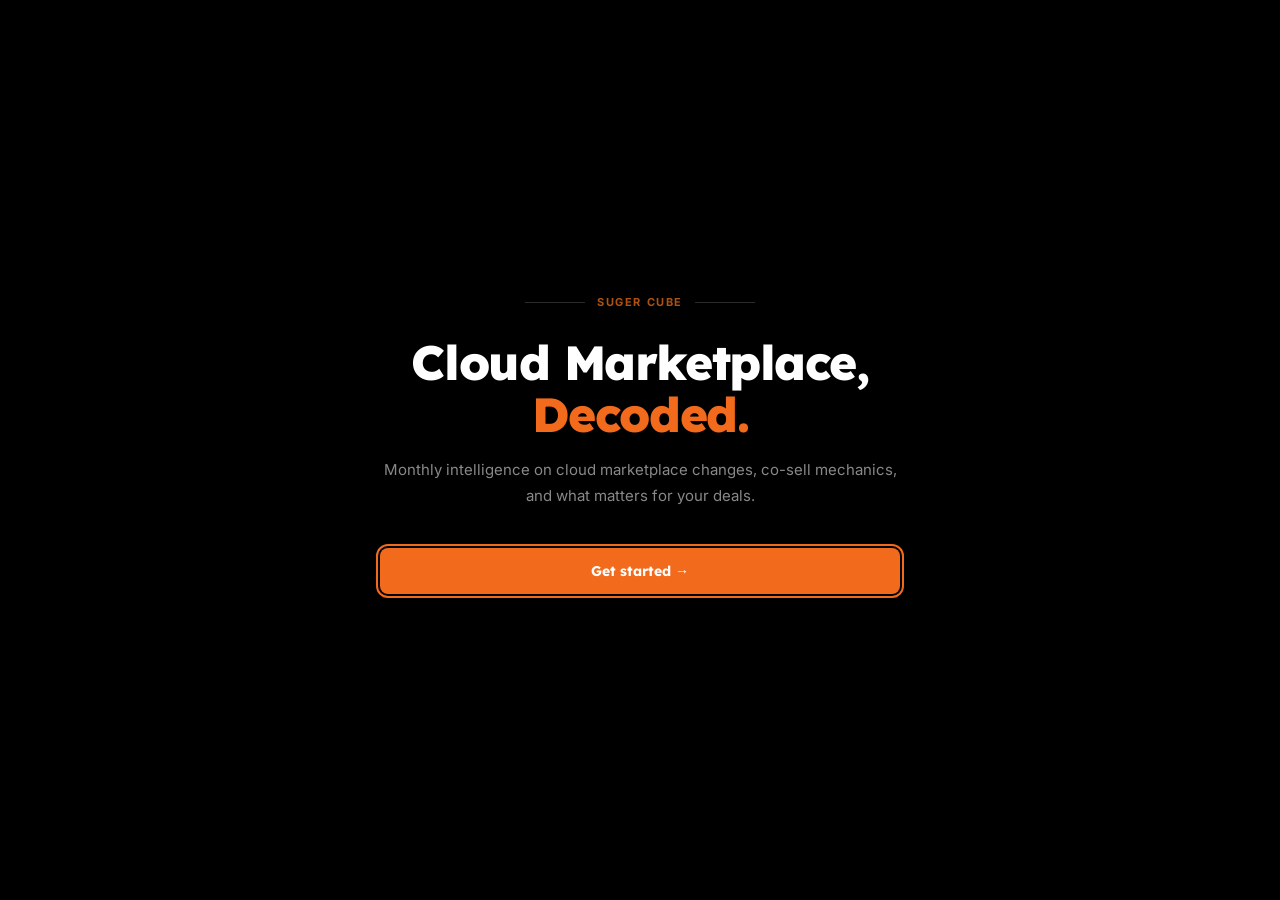
<file: index.html>
<!doctype html>
<html lang="en">
    <head>
        <meta charset="UTF-8" />
        <meta name="viewport" content="width=device-width, initial-scale=1.0" />
        <title>Suger Cube</title>
        <meta
            name="description"
            content="Cloud Marketplace Intelligence — monthly briefing on AWS, Azure, GCP, and Snowflake marketplace news for sales teams and enterprise buyers."
        />
        <meta name="theme-color" content="#000000" />
        <!-- Replace YOUR_DOMAIN_HERE before public launch; until then leave robots noindex via the meta below.
        <meta name="robots" content="noindex" />
        <link rel="canonical" href="https://YOUR_DOMAIN_HERE/" />
        <meta property="og:type" content="website" />
        <meta property="og:site_name" content="Suger Cube" />
        <meta property="og:title" content="Suger Cube — Cloud Marketplace Intelligence" />
        <meta property="og:description" content="Monthly briefing on cloud marketplace news, deep dives, and what it means for your deals." />
        <meta property="og:url" content="https://YOUR_DOMAIN_HERE/" />
        <meta property="og:image" content="https://YOUR_DOMAIN_HERE/og-image.png" />
        <meta name="twitter:card" content="summary_large_image" />
        <meta name="twitter:title" content="Suger Cube — Cloud Marketplace Intelligence" />
        <meta name="twitter:description" content="Monthly briefing on cloud marketplace news, deep dives, and what it means for your deals." />
        <meta name="twitter:image" content="https://YOUR_DOMAIN_HERE/og-image.png" />
        -->
        <link rel="stylesheet" href="styles.css" />
    </head>
    <body>
        <div id="app"></div>
        <script src="data/tags.js"></script>
        <script src="data/topics.js"></script>
        <script src="data/newsletters.js"></script>
        <script src="app/render.js"></script>
        <script src="main.js"></script>
    </body>
</html>
</file>
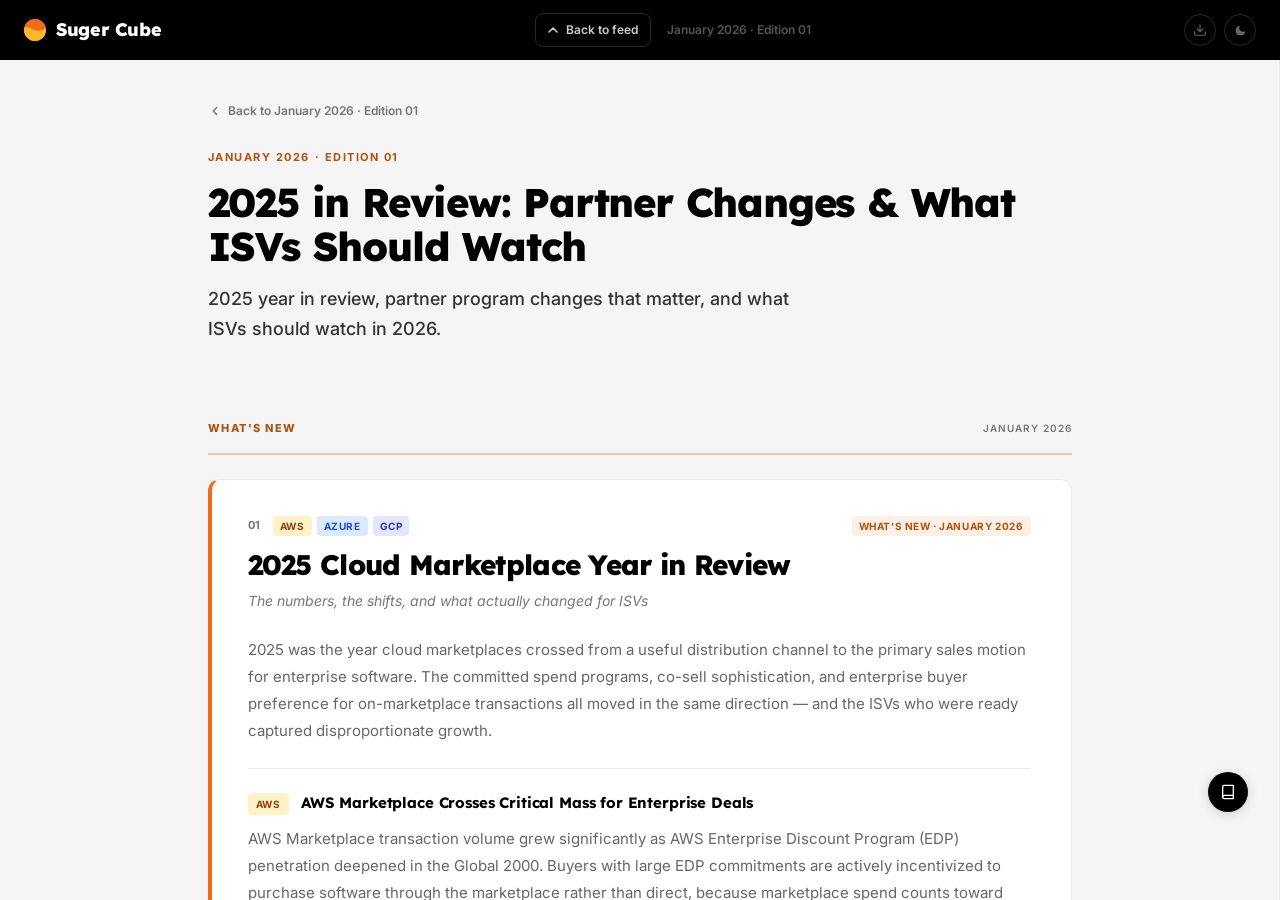
<file: editions/edition1-january-2026.html>
<!doctype html>
<html lang="en">
    <head>
        <meta charset="UTF-8" />
        <meta name="viewport" content="width=device-width, initial-scale=1.0" />
        <title>
            2025 in Review: Partner Changes & What ISVs Should Watch — Edition 1
            · January 2026 — Suger Cube
        </title>
        <meta name="robots" content="noindex" />
        <meta name="theme-color" content="#000000" />
        <link rel="stylesheet" href="../styles.css" />
    </head>
    <body>
        <div id="app"></div>
        <script>
            const EDITION_ID = "nl-005";
        </script>
        <script src="../data/tags.js"></script>
        <script src="../data/topics.js"></script>
        <script src="../data/newsletters.js"></script>
        <script src="../app/render.js"></script>
        <script src="../app/edition-page.js"></script>
    </body>
</html>
</file>
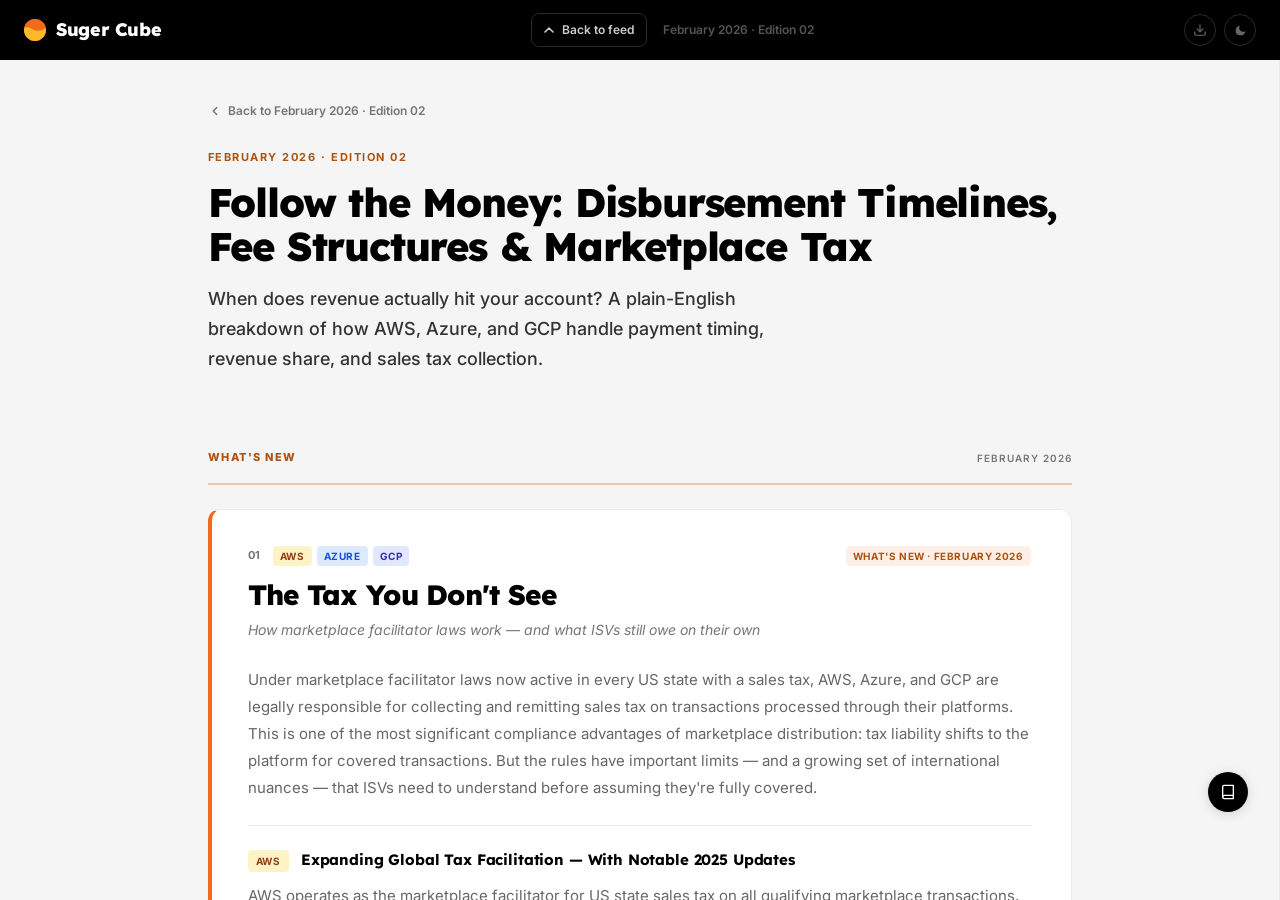
<file: editions/edition2-february-2026.html>
<!doctype html>
<html lang="en">
    <head>
        <meta charset="UTF-8" />
        <meta name="viewport" content="width=device-width, initial-scale=1.0" />
        <title>
            Disbursement Timelines, Fee Structures & Marketplace Tax — Edition 2
            · February 2026 — Suger Cube
        </title>
        <meta name="robots" content="noindex" />
        <meta name="theme-color" content="#000000" />
        <link rel="stylesheet" href="../styles.css" />
    </head>
    <body>
        <div id="app"></div>
        <script>
            const EDITION_ID = "nl-004";
        </script>
        <script src="../data/tags.js"></script>
        <script src="../data/topics.js"></script>
        <script src="../data/newsletters.js"></script>
        <script src="../app/render.js"></script>
        <script src="../app/edition-page.js"></script>
    </body>
</html>
</file>
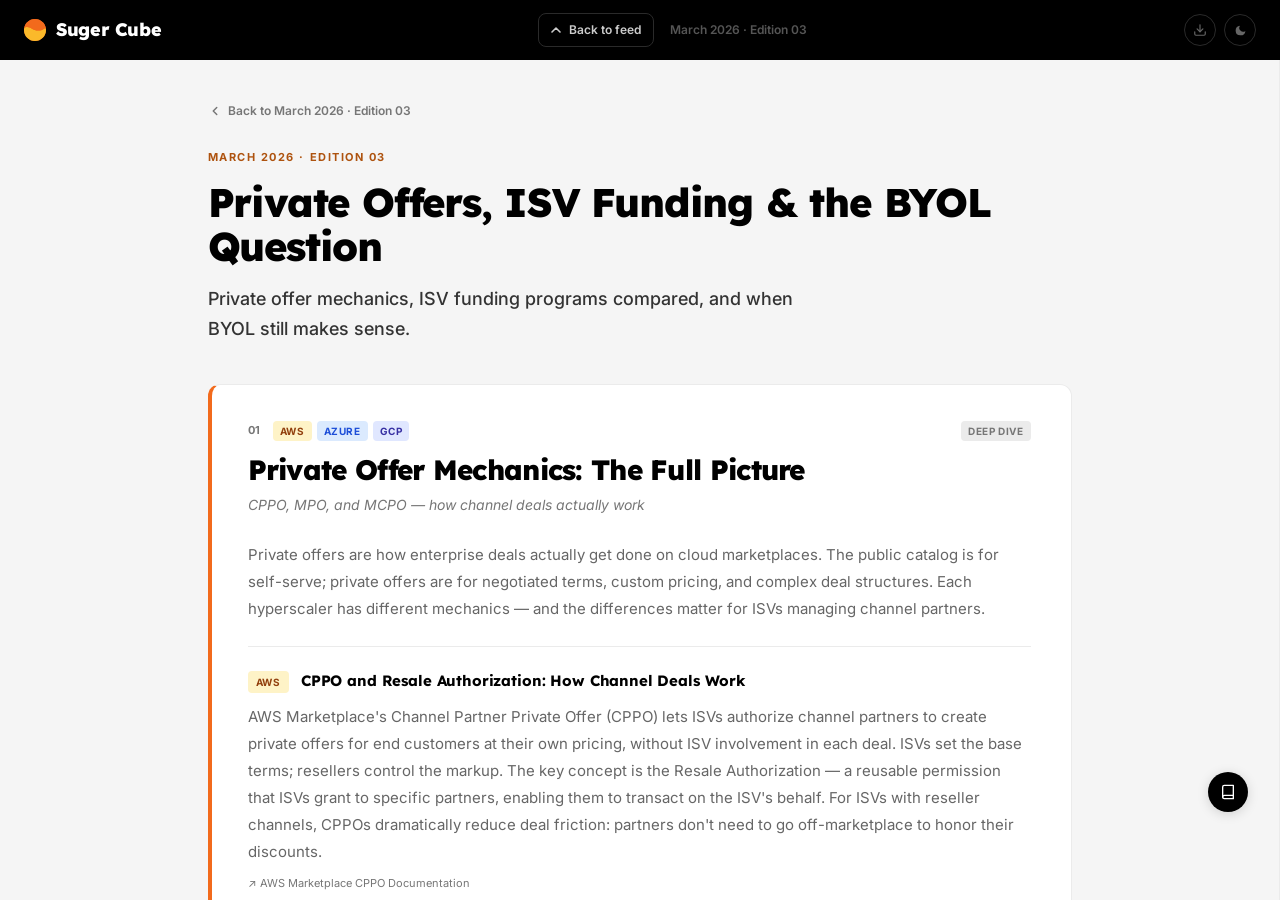
<file: editions/edition3-march-2026.html>
<!doctype html>
<html lang="en">
    <head>
        <meta charset="UTF-8" />
        <meta name="viewport" content="width=device-width, initial-scale=1.0" />
        <title>
            Private Offers, ISV Funding & the BYOL Question — Edition 3 · March
            2026 — Suger Cube
        </title>
        <meta name="robots" content="noindex" />
        <meta name="theme-color" content="#000000" />
        <link rel="stylesheet" href="../styles.css" />
    </head>
    <body>
        <div id="app"></div>
        <script>
            const EDITION_ID = "nl-003";
        </script>
        <script src="../data/tags.js"></script>
        <script src="../data/topics.js"></script>
        <script src="../data/newsletters.js"></script>
        <script src="../app/render.js"></script>
        <script src="../app/edition-page.js"></script>
    </body>
</html>
</file>
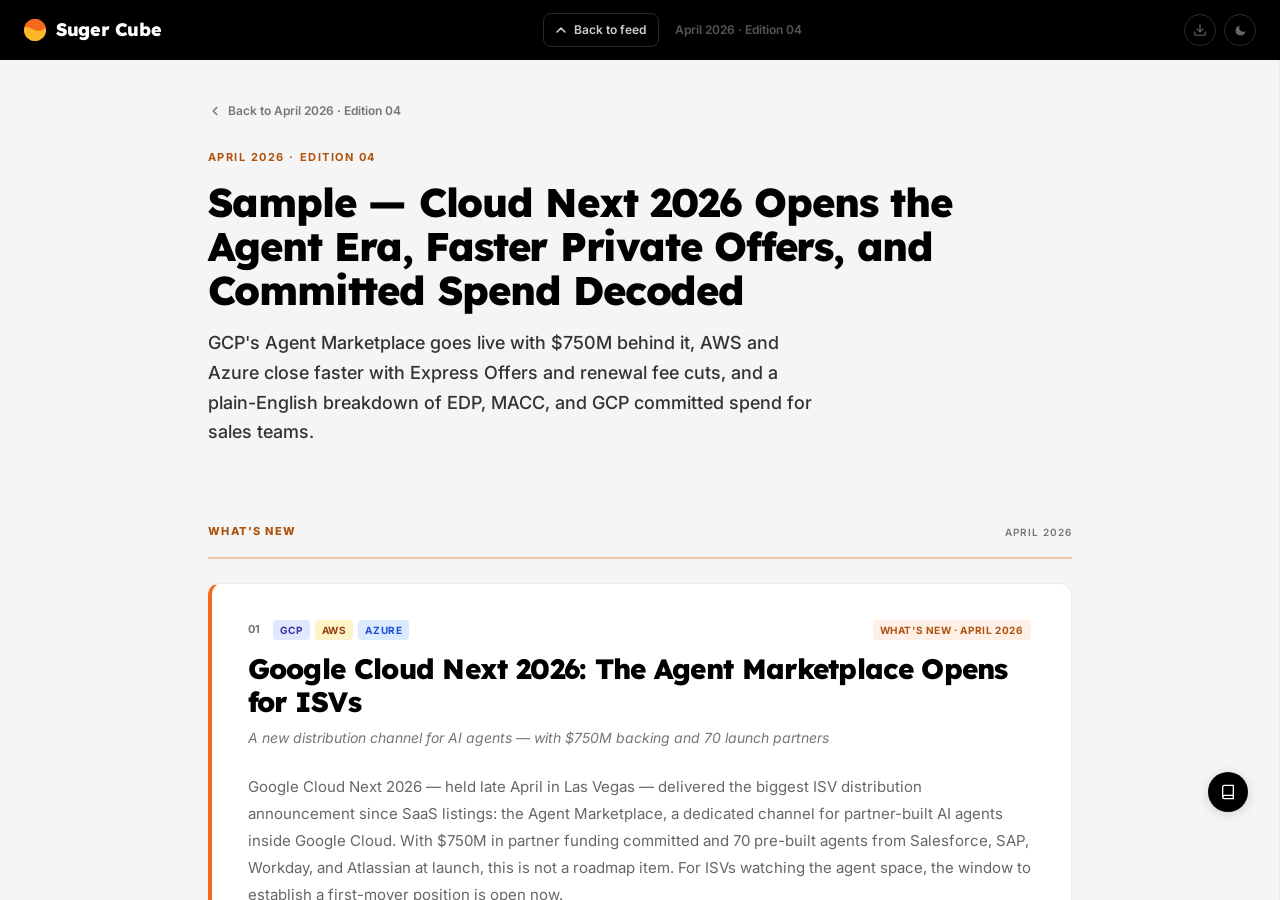
<file: editions/edition4-april-2026.html>
<!doctype html>
<html lang="en">
    <head>
        <meta charset="UTF-8" />
        <meta name="viewport" content="width=device-width, initial-scale=1.0" />
        <title>
            Cloud Next 2026, Agent Era, Express Offers — Edition 4 · April 2026
            — Suger Cube
        </title>
        <meta name="robots" content="noindex" />
        <meta name="theme-color" content="#000000" />
        <link rel="stylesheet" href="../styles.css" />
    </head>
    <body>
        <div id="app"></div>
        <script>
            const EDITION_ID = "nl-002";
        </script>
        <script src="../data/tags.js"></script>
        <script src="../data/topics.js"></script>
        <script src="../data/newsletters.js"></script>
        <script src="../app/render.js"></script>
        <script src="../app/edition-page.js"></script>
    </body>
</html>
</file>
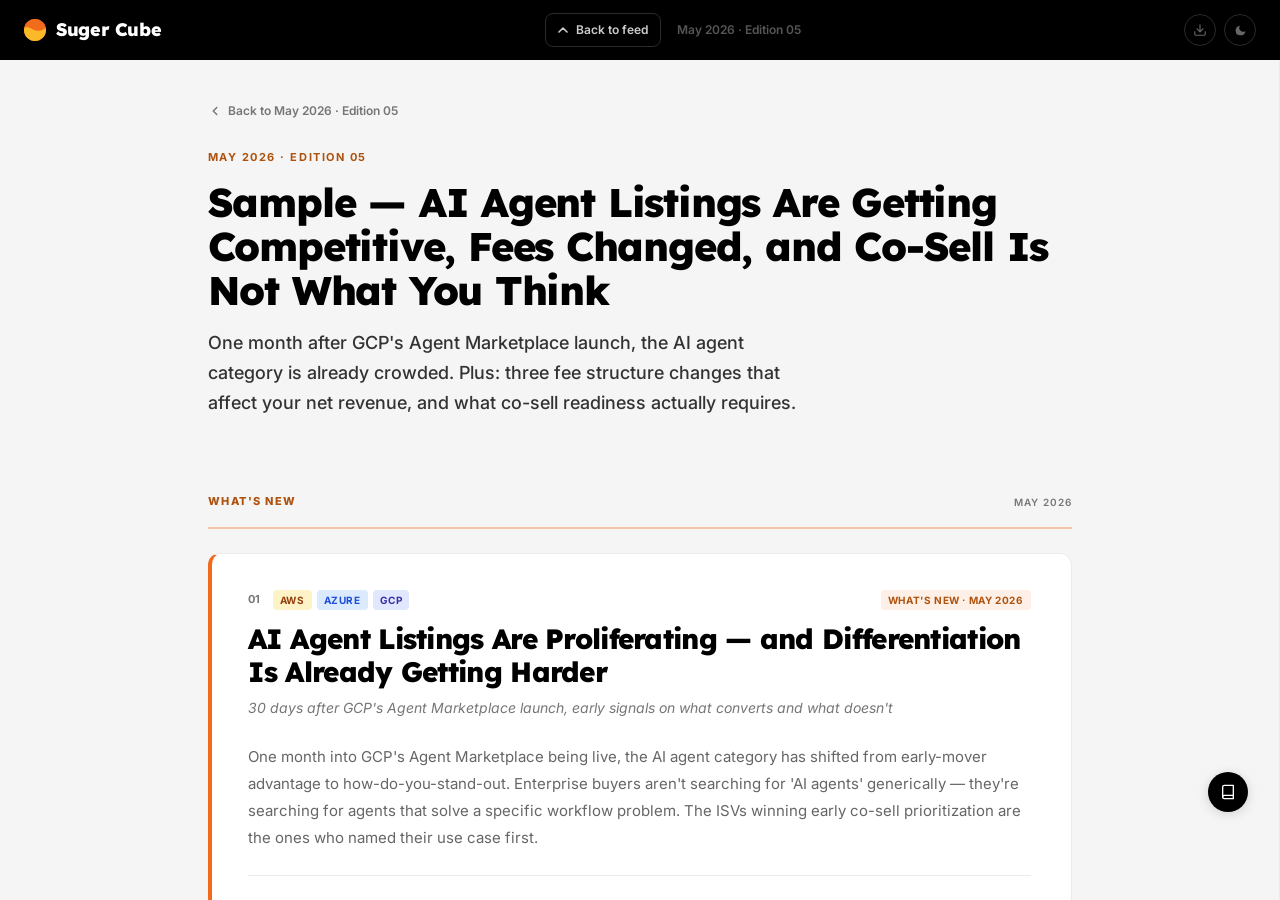
<file: editions/edition5-may-2026.html>
<!doctype html>
<html lang="en">
    <head>
        <meta charset="UTF-8" />
        <meta name="viewport" content="width=device-width, initial-scale=1.0" />
        <title>
            AI Agent Listings, Fee Changes & Co-Sell — Edition 5 · May 2026 —
            Suger Cube
        </title>
        <meta name="robots" content="noindex" />
        <meta name="theme-color" content="#000000" />
        <link rel="stylesheet" href="../styles.css" />
    </head>
    <body>
        <div id="app"></div>
        <script>
            const EDITION_ID = "nl-001";
        </script>
        <script src="../data/tags.js"></script>
        <script src="../data/topics.js"></script>
        <script src="../data/newsletters.js"></script>
        <script src="../app/render.js"></script>
        <script src="../app/edition-page.js"></script>
    </body>
</html>
</file>
<file: styles.css>
@import url("https://fonts.googleapis.com/css2?family=Inter:ital,wght@0,400;0,500;0,600;0,700;0,800;1,400&family=Lexend:wght@400;500;600;700;800&display=swap");

*,
*::before,
*::after {
    box-sizing: border-box;
    margin: 0;
    padding: 0;
}

/* Focus-visible: keyboard-only indicator (WCAG 2.4.11) */
:focus-visible {
    outline: 2px solid var(--orange-text);
    outline-offset: 2px;
    border-radius: 2px;
}

.masthead-action-btn:focus-visible,
.editions-trigger:focus-visible,
.pf-btn:focus-visible,
.export-option:focus-visible,
.glossary-btn:focus-visible,
.back-to-top:focus-visible,
.glossary-close:focus-visible,
.editions-panel-close:focus-visible,
.onb-persona:focus-visible,
.onb-btn:focus-visible {
    outline-color: var(--orange);
}

:root {
    --orange: #f26a1c;
    --orange-text: #ae530f;
    --orange-dim: rgba(242, 106, 28, 0.08);
    --orange-border: rgba(242, 106, 28, 0.2);
    --black: #000000;
    --white: #ffffff;
    --gray-50: #f5f5f5;
    --gray-100: #ebebeb;
    --gray-200: #d4d4d4;
    --gray-400: #767676;
    --gray-500: #666666;
    --gray-700: #333333;
    --gray-900: #111111;

    --masthead-h: 60px;
    --content-max: 960px;
}

/* ── Reduced motion (WCAG 2.3.3) ── */

@media (prefers-reduced-motion: reduce) {
    *,
    *::before,
    *::after {
        animation-duration: 0.01ms !important;
        animation-iteration-count: 1 !important;
        transition-duration: 0.01ms !important;
        scroll-behavior: auto !important;
    }
}

html,
body {
    height: 100%;
}

h1,
h2,
h3,
h4,
h5,
h6,
.nl-title,
.topic-title,
.hs-headline,
.masthead-wordmark {
    font-family: "Lexend", sans-serif;
}

body {
    font-family:
        "Inter",
        -apple-system,
        BlinkMacSystemFont,
        sans-serif;
    background: var(--gray-50);
    color: var(--gray-900);
    line-height: 1.6;
    -webkit-font-smoothing: antialiased;
}

/* ── Masthead ── */

.masthead {
    position: fixed;
    top: 0;
    left: 0;
    right: 0;
    height: var(--masthead-h);
    background: var(--black);
    display: flex;
    align-items: center;
    justify-content: space-between;
    padding: 0 24px;
    gap: 16px;
    z-index: 200;
}

.masthead-brand {
    display: flex;
    align-items: center;
    gap: 10px;
    flex-shrink: 0;
}

.masthead-dot {
    width: 22px;
    height: 22px;
    flex-shrink: 0;
    display: inline-flex;
    align-items: center;
}

.masthead-dot svg {
    width: 100%;
    height: 100%;
    display: block;
}

.masthead-wordmark {
    font-size: 18px;
    font-weight: 800;
    color: var(--white);
    letter-spacing: -0.02em;
    white-space: nowrap;
    text-decoration: none;
}

.masthead-center {
    display: flex;
    align-items: center;
    gap: 16px;
    flex: 1;
    justify-content: center;
}

/* ── Editions trigger (replaces sidebar) ── */

.editions-trigger {
    display: inline-flex;
    align-items: center;
    gap: 8px;
    background: transparent;
    border: 1px solid #2a2a2a;
    border-radius: 8px;
    padding: 6px 12px;
    color: #ccc;
    font-family: inherit;
    font-size: 12px;
    font-weight: 600;
    cursor: pointer;
    transition:
        border-color 0.15s,
        color 0.15s;
}

.editions-trigger:hover {
    border-color: #3a3a3a;
    color: var(--white);
}

.editions-trigger[aria-expanded="true"] {
    background: #1a1a1a;
    border-color: #3a3a3a;
    color: var(--white);
}

.editions-trigger-label {
    white-space: nowrap;
}

/* ── Layout ── */

.layout {
    display: flex;
    position: fixed;
    top: var(--masthead-h);
    left: 0;
    right: 0;
    bottom: 0;
}

/* ── Editions panel (replaces sidebar archive) ── */

.editions-panel[hidden] {
    display: none !important;
}

.editions-panel {
    position: fixed;
    inset: 0;
    z-index: 300;
    display: flex;
    align-items: center;
    justify-content: center;
    padding: 2rem;
}

.editions-panel-backdrop {
    position: absolute;
    inset: 0;
    background: rgba(0, 0, 0, 0.6);
    backdrop-filter: blur(2px);
}

.editions-panel-inner {
    position: relative;
    background: var(--white);
    border-radius: 16px;
    width: 100%;
    max-width: 720px;
    max-height: 80vh;
    display: flex;
    flex-direction: column;
    box-shadow: 0 24px 64px rgba(0, 0, 0, 0.3);
}

.editions-panel-header {
    display: flex;
    align-items: center;
    justify-content: space-between;
    padding: 20px 24px;
    border-bottom: 1px solid var(--gray-100);
}

.editions-panel-title {
    font-family: "Lexend", sans-serif;
    font-size: 18px;
    font-weight: 700;
    color: var(--black);
    letter-spacing: -0.01em;
    margin: 0;
}

.editions-panel-close {
    width: 32px;
    height: 32px;
    background: var(--gray-50);
    border: none;
    border-radius: 50%;
    font-size: 22px;
    line-height: 1;
    cursor: pointer;
    color: var(--gray-500);
    transition:
        background 0.12s,
        color 0.12s;
}

.editions-panel-close:hover {
    background: var(--gray-100);
    color: var(--black);
}

.editions-panel-list {
    overflow-y: auto;
    padding: 16px 20px 24px;
    display: flex;
    flex-direction: column;
    gap: 8px;
}

.edition-card {
    display: flex;
    flex-direction: column;
    gap: 6px;
    padding: 14px 18px;
    background: var(--white);
    border: 1px solid var(--gray-100);
    border-radius: 10px;
    text-align: left;
    cursor: pointer;
    font-family: inherit;
    transition:
        border-color 0.15s,
        background 0.15s;
}

.edition-card:hover {
    border-color: var(--gray-200);
    background: var(--gray-50);
}

.edition-card--active {
    border-color: var(--orange);
    background: var(--orange-dim);
}

.edition-card-meta {
    display: flex;
    align-items: center;
    gap: 10px;
}

.edition-card-date {
    font-size: 13px;
    font-weight: 700;
    color: var(--black);
}

.edition-card-num {
    font-size: 10px;
    font-weight: 600;
    letter-spacing: 0.08em;
    text-transform: uppercase;
    color: var(--gray-400);
}

.edition-card-title {
    font-family: "Lexend", sans-serif;
    font-size: 14px;
    font-weight: 600;
    color: var(--black);
    line-height: 1.35;
}

.edition-card-tags {
    display: flex;
    gap: 5px;
    margin-top: 4px;
    flex-wrap: wrap;
}

.edition-card-tag {
    font-size: 9px;
    font-weight: 700;
    letter-spacing: 0.06em;
    text-transform: uppercase;
    border-radius: 3px;
    padding: 2px 6px;
}

/* ── Main ── */

.main {
    flex: 1;
    overflow-y: auto;
    background: var(--gray-50);
}

.content {
    max-width: 960px;
    margin: 0 auto;
    padding: 40px 48px 0;
}

/* ── Newsletter header ── */

.nl-header {
    margin-bottom: 40px;
}

.nl-eyebrow {
    font-size: 11px;
    font-weight: 700;
    text-transform: uppercase;
    letter-spacing: 0.14em;
    color: var(--orange-text);
    margin-bottom: 14px;
}

.nl-title {
    font-size: 40px;
    font-weight: 800;
    line-height: 1.1;
    color: var(--black);
    letter-spacing: -0.03em;
    margin-bottom: 16px;
}

.nl-description {
    font-size: 18px;
    color: var(--gray-700);
    font-weight: 500;
    line-height: 1.65;
    margin-bottom: 12px;
    max-width: 70%;
}

.nl-tagline {
    font-size: 12px;
    color: var(--gray-400);
    font-style: italic;
    margin-bottom: 28px;
}

/* ── Topic articles ── */

.topic {
    background: var(--white);
    border-radius: 12px;
    padding: 36px 40px 40px;
    margin-bottom: 16px;
    border: 1px solid var(--gray-100);
}

.topic--featured {
    border-left: 4px solid var(--orange);
    padding-left: 36px;
}

.topic--featured .topic-title {
    font-size: 28px;
    letter-spacing: -0.025em;
    margin-bottom: 8px;
}

.topic--featured .topic-subtitle {
    font-size: 14px;
    margin-bottom: 24px;
}

.topic-eyebrow {
    display: flex;
    align-items: center;
    gap: 12px;
    margin-bottom: 12px;
}

.topic-num {
    font-size: 11px;
    font-weight: 700;
    color: var(--gray-400);
    letter-spacing: 0.06em;
}

.topic-tags {
    display: flex;
    gap: 5px;
}

.tag-pill {
    font-size: 10px;
    font-weight: 700;
    letter-spacing: 0.06em;
    text-transform: uppercase;
    border-radius: 4px;
    padding: 2px 7px;
}

.content-type-badge {
    font-size: 10px;
    font-weight: 700;
    letter-spacing: 0.06em;
    text-transform: uppercase;
    border-radius: 4px;
    padding: 2px 7px;
    margin-left: auto;
    white-space: nowrap;
    flex-shrink: 0;
}

.content-type-badge--news {
    background: rgba(242, 106, 28, 0.1);
    color: var(--orange-text);
}

.content-type-badge--edu {
    background: var(--gray-100);
    color: var(--gray-400);
}

.topic-section {
    margin-bottom: 8px;
}

.topic-section-header {
    display: flex;
    align-items: center;
    gap: 12px;
    padding: 36px 0 16px;
    margin-bottom: 24px;
    border-bottom: 2px solid;
}

.topic-section--news .topic-section-header {
    border-color: rgba(242, 106, 28, 0.35);
}

.topic-section--educational .topic-section-header {
    border-color: #dbeafe;
}

.topic-section-label {
    font-size: 11px;
    font-weight: 800;
    text-transform: uppercase;
    letter-spacing: 0.14em;
}

.topic-section--news .topic-section-label {
    color: var(--orange-text);
}

.topic-section--educational .topic-section-label {
    color: #1d4ed8;
}

.topic-section-date {
    font-size: 10px;
    font-weight: 600;
    text-transform: uppercase;
    letter-spacing: 0.1em;
    color: var(--gray-400);
    margin-left: auto;
}

.topic-title {
    font-size: 22px;
    font-weight: 800;
    line-height: 1.2;
    color: var(--black);
    letter-spacing: -0.02em;
    margin-bottom: 5px;
}

.topic-subtitle {
    font-size: 13px;
    color: var(--gray-400);
    font-style: italic;
    margin-bottom: 20px;
}

.topic-intro {
    font-size: 15px;
    color: var(--gray-500);
    line-height: 1.8;
    padding-bottom: 24px;
    border-bottom: 1px solid var(--gray-100);
    margin-bottom: 4px;
}

/* ── Hyperscaler stacked sections ── */

.hs-sections {
    margin-bottom: 24px;
}

.hs-section {
    padding: 22px 0;
    border-bottom: 1px solid var(--gray-50);
}

.hs-section:first-child {
    padding-top: 20px;
}

.hs-section:last-child {
    border-bottom: none;
}

.hs-section-head {
    display: flex;
    align-items: baseline;
    gap: 12px;
    margin-bottom: 10px;
}

.hs-badge {
    display: inline-block;
    font-size: 10px;
    font-weight: 700;
    letter-spacing: 0.08em;
    text-transform: uppercase;
    border-radius: 4px;
    padding: 3px 8px;
    flex-shrink: 0;
}

.hs-headline {
    font-size: 15px;
    font-weight: 700;
    color: var(--black);
    line-height: 1.3;
    letter-spacing: -0.01em;
}

.hs-body {
    font-size: 15px;
    line-height: 1.8;
    color: var(--gray-500);
}

/* ── Implications ── */

.implications {
    background: var(--orange-dim);
    border: 1px solid var(--orange-border);
    border-left: 3px solid var(--orange);
    border-radius: 0 8px 8px 0;
    padding: 18px 22px;
}

.implications-label {
    font-size: 10px;
    font-weight: 700;
    text-transform: uppercase;
    letter-spacing: 0.12em;
    color: var(--orange-text);
    margin-bottom: 8px;
}

.implications-body {
    font-size: 15px;
    line-height: 1.8;
    color: var(--gray-700);
}

/* ── Source links ── */

.hs-source {
    display: inline-block;
    margin-top: 10px;
    font-size: 11px;
    color: var(--gray-400);
    text-decoration: none;
    transition: color 0.12s;
}

.hs-source::before {
    content: "↗ ";
}

.hs-source:hover {
    color: var(--orange-text);
}

/* ── Glossary panel ── */

.glossary-panel {
    width: 0;
    flex-shrink: 0;
    overflow: hidden;
    background: var(--white);
    border-left: 1px solid var(--gray-100);
    display: flex;
    flex-direction: column;
    transition: width 0.3s cubic-bezier(0.4, 0, 0.2, 1);
}

.glossary-panel.open {
    width: 480px;
}

.glossary-panel-header {
    display: flex;
    align-items: center;
    justify-content: space-between;
    padding: 14px 18px;
    border-bottom: 1px solid var(--gray-100);
    flex-shrink: 0;
    background: var(--white);
}

.glossary-panel-title {
    font-size: 12px;
    font-weight: 700;
    color: var(--black);
    letter-spacing: 0.02em;
}

.glossary-close {
    width: 28px;
    height: 28px;
    background: var(--gray-50);
    border: none;
    border-radius: 50%;
    font-size: 18px;
    line-height: 1;
    cursor: pointer;
    display: flex;
    align-items: center;
    justify-content: center;
    color: var(--gray-500);
    transition: background 0.12s;
}

.glossary-close:hover {
    background: var(--gray-100);
}

.glossary-iframe {
    flex: 1;
    border: none;
    width: 100%;
}

/* ── Glossary toggle button ── */

.glossary-btn {
    position: fixed;
    bottom: 88px;
    right: 32px;
    width: 40px;
    height: 40px;
    background: var(--black);
    color: var(--white);
    border: none;
    border-radius: 50%;
    cursor: pointer;
    display: flex;
    align-items: center;
    justify-content: center;
    z-index: 150;
    box-shadow: 0 2px 12px rgba(0, 0, 0, 0.15);
    transition: background 0.15s;
}

.glossary-btn:hover,
.glossary-btn.active {
    background: var(--orange);
}

/* ── Back to top ── */

.back-to-top {
    position: fixed;
    bottom: 32px;
    right: 32px;
    width: 40px;
    height: 40px;
    background: var(--black);
    color: var(--white);
    border: none;
    border-radius: 50%;
    font-size: 16px;
    line-height: 1;
    cursor: pointer;
    display: flex;
    align-items: center;
    justify-content: center;
    opacity: 0;
    visibility: hidden;
    transform: translateY(6px);
    transition:
        opacity 0.2s,
        transform 0.2s,
        visibility 0.2s,
        background 0.15s;
    z-index: 150;
    box-shadow: 0 2px 12px rgba(0, 0, 0, 0.15);
}

.back-to-top.visible {
    opacity: 1;
    visibility: visible;
    transform: translateY(0);
}

.back-to-top:hover {
    background: var(--orange);
}

/* ── Edition navigation ── */

.edition-nav {
    display: flex;
    justify-content: space-between;
    align-items: stretch;
    gap: 12px;
    padding: 28px 0 0;
    margin-top: 12px;
    border-top: 1px solid var(--gray-100);
}

.edition-nav-btn {
    display: flex;
    flex-direction: column;
    gap: 4px;
    padding: 12px 18px;
    background: var(--white);
    border: 1px solid var(--gray-100);
    border-radius: 10px;
    cursor: pointer;
    text-align: left;
    font-family: inherit;
    text-decoration: none;
    color: inherit;
    transition:
        border-color 0.12s,
        background 0.12s;
    flex: 1;
    max-width: 48%;
}

.edition-nav-btn:hover {
    border-color: var(--orange-border);
    background: var(--orange-dim);
}

.edition-nav-btn--next {
    text-align: right;
}

.edition-nav-direction {
    font-size: 10px;
    font-weight: 700;
    text-transform: uppercase;
    letter-spacing: 0.1em;
    color: var(--gray-400);
}

.edition-nav-date {
    font-size: 11px;
    font-weight: 600;
    color: var(--orange-text);
}

.edition-nav-title {
    font-size: 12px;
    font-weight: 600;
    color: var(--gray-700);
    line-height: 1.4;
}

/* ── Edition page: back-to-feed link ── */

.back-to-feed {
    display: inline-flex;
    align-items: center;
    gap: 6px;
    font-size: 12px;
    font-weight: 600;
    color: var(--gray-400);
    text-decoration: none;
    margin-bottom: 28px;
    transition: color 0.15s;
}

.back-to-feed:hover {
    color: var(--gray-700);
}

/* ── Edition page: label in masthead ── */

.edition-page-label {
    font-size: 12px;
    font-weight: 600;
    color: #555;
    white-space: nowrap;
}

/* ── Footer ── */

.site-footer {
    margin-top: 60px;
    padding-top: 32px;
    border-top: 1px solid var(--gray-100);
}

.footer-grid {
    display: flex;
    gap: 48px;
    margin-bottom: 28px;
    flex-wrap: wrap;
}

.footer-col-title {
    font-size: 10px;
    font-weight: 700;
    text-transform: uppercase;
    letter-spacing: 0.12em;
    color: var(--gray-400);
    margin-bottom: 12px;
}

.footer-links {
    list-style: none;
    display: flex;
    flex-direction: column;
    gap: 8px;
}

.footer-links a {
    font-size: 13px;
    color: var(--gray-500);
    text-decoration: none;
    transition: color 0.12s;
}

.footer-links a:hover {
    color: var(--orange-text);
}

.footer-bottom {
    border-top: 1px solid var(--gray-100);
    padding: 16px 0 60px;
    font-size: 11px;
    color: var(--gray-400);
}

/* ── Export menu ── */

.export-wrap {
    position: relative;
}

.export-menu {
    display: none;
    position: absolute;
    top: calc(100% + 8px);
    right: 0;
    background: #1a1a1a;
    border: 1px solid #2a2a2a;
    border-radius: 8px;
    padding: 4px;
    min-width: 170px;
    z-index: 300;
    box-shadow: 0 8px 24px rgba(0, 0, 0, 0.5);
}

.export-menu.open {
    display: block;
}

.export-option {
    display: flex;
    align-items: center;
    gap: 10px;
    width: 100%;
    padding: 9px 12px;
    background: none;
    border: none;
    border-radius: 5px;
    color: #aaa;
    font-size: 12px;
    font-weight: 500;
    font-family: inherit;
    cursor: pointer;
    text-align: left;
    transition:
        background 0.12s,
        color 0.12s;
}

.export-option:hover {
    background: #252525;
    color: #ddd;
}

.export-option svg {
    flex-shrink: 0;
    color: #555;
}

/* ── Masthead actions ── */

.masthead-actions {
    display: flex;
    align-items: center;
    gap: 8px;
}

.masthead-action-btn {
    width: 32px;
    height: 32px;
    background: none;
    border: 1px solid #2a2a2a;
    border-radius: 50%;
    color: #666;
    cursor: pointer;
    display: flex;
    align-items: center;
    justify-content: center;
    transition:
        border-color 0.15s,
        color 0.15s;
}

.masthead-action-btn:hover {
    border-color: #444;
    color: #aaa;
}

.icon-sun {
    display: none;
}

body.dark-mode .icon-sun {
    display: block;
}

body.dark-mode .icon-moon {
    display: none;
}

/* ── Scroll logo indicator ── */

.scroll-logo {
    position: fixed;
    top: calc(var(--masthead-h) + 14px);
    right: 24px;
    width: 32px;
    height: 32px;
    opacity: 0;
    pointer-events: none;
    transition: opacity 0.4s ease;
    z-index: 190;
}

.scroll-logo.visible {
    opacity: 1;
}

.scroll-logo-ghost {
    position: absolute;
    inset: 0;
    color: var(--gray-200);
    opacity: 0.6;
}

.scroll-logo-fill {
    position: absolute;
    inset: 0;
    clip-path: inset(100% 0 0 0);
    transition: clip-path 0.1s linear;
}

.scroll-logo svg,
.scroll-logo-ghost svg,
.scroll-logo-fill svg {
    width: 100%;
    height: 100%;
    display: block;
}

/* ── Search highlight ── */

mark.search-highlight {
    background: #fef08a;
    color: inherit;
    border-radius: 2px;
    padding: 0 1px;
}

/* ── Dark mode ── */

body.dark-mode .main {
    background: #111111;
}

body.dark-mode .topic {
    background: #1c1c1c;
    border-color: #2a2a2a;
    box-shadow: inset 0 1px 0 rgba(255, 255, 255, 0.04);
}

body.dark-mode .nl-title {
    color: var(--white);
}

body.dark-mode .nl-description {
    color: #ccc;
}

body.dark-mode .nl-tagline {
    color: #555;
}

body.dark-mode .topic-title {
    color: var(--white);
}

body.dark-mode .topic-subtitle {
    color: #888;
}

body.dark-mode .content-type-badge--news {
    background: rgba(242, 106, 28, 0.15);
    color: var(--orange);
}

body.dark-mode .content-type-badge--edu {
    background: #2a2a3a;
    color: #888;
}

body.dark-mode .topic-section--news .topic-section-header {
    border-color: rgba(242, 106, 28, 0.25);
}

body.dark-mode .topic-section--educational .topic-section-header {
    border-color: #1e2a3a;
}

body.dark-mode .topic-section--news .topic-section-label {
    color: var(--orange);
}

body.dark-mode .topic-section--educational .topic-section-label {
    color: #93c5fd;
}

body.dark-mode .topic-intro {
    color: #aaa;
    border-bottom-color: #222;
}

body.dark-mode .hs-headline {
    color: #e0e0e0;
}

body.dark-mode .hs-body {
    color: #aaa;
}

body.dark-mode .hs-section {
    border-bottom-color: rgba(255, 255, 255, 0.06);
}

body.dark-mode .implications {
    background: rgba(242, 106, 28, 0.06);
    border-color: rgba(242, 106, 28, 0.2);
}

body.dark-mode .implications-body {
    color: #bbb;
}

body.dark-mode .edition-nav {
    border-top-color: #2a2a2a;
}

body.dark-mode .edition-nav-btn {
    background: #1e1e1e;
    border-color: #2a2a2a;
}

body.dark-mode .edition-nav-btn:hover {
    border-color: rgba(242, 106, 28, 0.3);
    background: rgba(242, 106, 28, 0.06);
}

body.dark-mode .edition-nav-direction {
    color: #555;
}

body.dark-mode .edition-nav-title {
    color: #aaa;
}

body.dark-mode .back-to-feed {
    color: #555;
}

body.dark-mode .back-to-feed:hover {
    color: #aaa;
}

body.dark-mode .edition-page-label {
    color: #444;
}

body.dark-mode .site-footer {
    border-top-color: #2a2a2a;
}

body.dark-mode .footer-col-title {
    color: #888;
}

body.dark-mode .footer-links a {
    color: #888;
}

body.dark-mode .footer-bottom {
    border-top-color: #222;
    color: #888;
}

body.dark-mode mark.search-highlight {
    background: rgba(242, 106, 28, 0.35);
    color: #fff;
}

body.dark-mode .scroll-logo-ghost {
    color: #444;
}

/* ── Onboarding overlay ── */

@keyframes onb-fadeIn {
    from {
        opacity: 0;
    }
    to {
        opacity: 1;
    }
}

.onboarding-overlay {
    position: fixed;
    inset: 0;
    z-index: 500;
    background: #000;
    display: flex;
    align-items: center;
    justify-content: center;
    padding: 2rem;
    animation: onb-fadeIn 0.4s ease;
}

.onboarding-overlay.onb-hidden {
    display: none;
}

.onb-inner {
    max-width: 520px;
    width: 100%;
}

.onb-step {
    display: none;
}

.onb-step.active {
    display: block;
}

.onb-eyebrow {
    font-size: 11px;
    font-weight: 700;
    letter-spacing: 0.14em;
    text-transform: uppercase;
    color: var(--orange-text);
    text-align: center;
    margin-bottom: 1.5rem;
    display: flex;
    align-items: center;
    justify-content: center;
    gap: 12px;
}

.onb-eyebrow::before,
.onb-eyebrow::after {
    content: "";
    flex: 1;
    max-width: 60px;
    height: 1px;
    background: #2a2a2a;
}

.onb-title {
    font-family: "Lexend", sans-serif;
    font-size: clamp(2rem, 5vw, 3rem);
    font-weight: 800;
    line-height: 1.1;
    color: var(--white);
    text-align: center;
    letter-spacing: -0.03em;
    margin-bottom: 1rem;
}

.onb-title em {
    color: var(--orange);
    font-style: normal;
}

.onb-title--sm {
    font-size: 1.6rem;
}

.onb-sub {
    font-size: 15px;
    color: #888;
    line-height: 1.7;
    text-align: center;
    margin-bottom: 2.5rem;
}

.onb-sub--sm {
    font-size: 13px;
    margin-bottom: 1.5rem;
}

.onb-personas {
    display: grid;
    grid-template-columns: 1fr 1fr;
    gap: 12px;
    margin-bottom: 1.5rem;
}

.onb-persona {
    background: #111;
    border: 1px solid #222;
    border-radius: 14px;
    padding: 1.5rem 1.25rem;
    cursor: pointer;
    transition: all 0.2s;
    text-align: left;
    font-family: inherit;
}

.onb-persona:hover {
    border-color: #333;
    background: #1a1a1a;
    transform: translateY(-2px);
}

.onb-persona.sel-explorer {
    border-color: #3b82f6;
    background: rgba(59, 130, 246, 0.06);
}

.onb-persona.sel-tracker {
    border-color: var(--orange);
    background: rgba(242, 106, 28, 0.06);
}

.persona-icon {
    width: 36px;
    height: 36px;
    border-radius: 8px;
    display: flex;
    align-items: center;
    justify-content: center;
    font-size: 18px;
    margin-bottom: 12px;
}

.icon-explorer {
    background: rgba(59, 130, 246, 0.12);
}
.icon-tracker {
    background: rgba(242, 106, 28, 0.12);
}

.persona-name {
    font-family: "Lexend", sans-serif;
    font-size: 15px;
    font-weight: 700;
    margin-bottom: 4px;
}

.explorer-name {
    color: #3b82f6;
}
.tracker-name {
    color: var(--orange);
}

.persona-tagline {
    font-size: 10px;
    color: #aaa;
    letter-spacing: 0.06em;
    text-transform: uppercase;
    margin-bottom: 10px;
}

.persona-desc {
    font-size: 12px;
    color: #bbb;
    line-height: 1.55;
}

.onb-btn {
    display: block;
    width: 100%;
    background: var(--orange);
    color: var(--white);
    border: none;
    border-radius: 8px;
    padding: 14px 28px;
    font-size: 14px;
    font-weight: 700;
    font-family: "Lexend", sans-serif;
    cursor: pointer;
    transition: background 0.2s;
    margin-bottom: 12px;
}

.onb-btn:hover {
    background: #e05a0a;
}
.onb-btn:disabled {
    opacity: 0.35;
    cursor: not-allowed;
}

.onb-skip {
    display: block;
    width: 100%;
    background: none;
    border: none;
    color: #aaa;
    font-size: 12px;
    cursor: pointer;
    text-align: center;
    padding: 8px;
    transition: color 0.15s;
    font-family: inherit;
}

.onb-skip:hover {
    color: var(--white);
}

/* ── Persona pills (masthead) ── */

.pf-group {
    display: flex;
    background: #1a1a1a;
    border: 1px solid #2a2a2a;
    border-radius: 8px;
    padding: 3px;
    gap: 2px;
}

.pf-btn {
    font-size: 11px;
    font-weight: 600;
    font-family: "Inter", sans-serif;
    padding: 5px 12px;
    border-radius: 5px;
    border: 1px solid transparent;
    background: transparent;
    color: #aaa;
    cursor: pointer;
    transition: all 0.15s;
    white-space: nowrap;
}

.pf-btn:hover {
    color: var(--white);
}

.pf-btn.active-all {
    background: #2a2a2a;
    color: #ddd;
    border-color: #333;
}

.pf-btn.active-explorer {
    background: rgba(59, 130, 246, 0.12);
    color: #3b82f6;
    border-color: rgba(59, 130, 246, 0.3);
}

.pf-btn.active-tracker {
    background: rgba(242, 106, 28, 0.12);
    color: var(--orange);
    border-color: rgba(242, 106, 28, 0.3);
}

/* ── Card feed ── */

.card-feed {
    margin-bottom: 32px;
}

.card-section {
    margin-bottom: 28px;
}

/* ── Section label ── */

.section-label {
    display: flex;
    align-items: center;
    gap: 12px;
    margin-bottom: 16px;
}

.section-label--quicklinks {
    margin-top: 8px;
}

.section-label-text {
    font-size: 10px;
    font-weight: 700;
    letter-spacing: 0.14em;
    text-transform: uppercase;
    color: var(--gray-400);
    white-space: nowrap;
    flex-shrink: 0;
}

.section-label-line {
    flex: 1;
    height: 1px;
    background: var(--gray-100);
}

.section-label-count {
    font-size: 10px;
    color: var(--gray-400);
    flex-shrink: 0;
    white-space: nowrap;
}

/* ── Domain filters ── */

.domain-filters {
    display: flex;
    gap: 6px;
    flex-wrap: wrap;
    margin-bottom: 16px;
}

.df-btn {
    font-size: 11px;
    font-weight: 600;
    padding: 5px 12px;
    border-radius: 100px;
    border: 1px solid var(--gray-100);
    background: transparent;
    color: var(--gray-400);
    cursor: pointer;
    transition: all 0.15s;
    font-family: inherit;
}

.df-btn:hover {
    border-color: var(--gray-200);
    color: var(--gray-700);
}

.df-btn.active {
    background: var(--white);
    color: var(--gray-700);
    border-color: var(--gray-200);
    box-shadow: 0 1px 3px rgba(0, 0, 0, 0.06);
}

/* ── Cards grid ── */

.cards-grid {
    display: flex;
    flex-wrap: wrap;
    gap: 12px;
}

/* ── News card ── */

.card {
    background: var(--white);
    border: 1px solid var(--gray-100);
    border-radius: 12px;
    padding: 1.25rem;
    cursor: pointer;
    transition: all 0.2s;
    display: flex;
    flex-direction: column;
    gap: 10px;
    text-align: left;
    font-family: inherit;
    text-decoration: none;
    color: inherit;
    flex: 1 1 calc(50% - 6px);
    min-width: 240px;
}

.card:hover {
    border-color: var(--gray-200);
    transform: translateY(-2px);
    box-shadow: 0 4px 16px rgba(0, 0, 0, 0.06);
}

.card-featured {
    flex: 1 1 100%;
    border-color: var(--orange-border);
    border-left: 3px solid var(--orange);
}

.card-badges {
    display: flex;
    gap: 6px;
    align-items: center;
    flex-wrap: wrap;
}

.card-tag-badge {
    font-size: 10px;
    font-weight: 700;
    letter-spacing: 0.06em;
    text-transform: uppercase;
    border-radius: 4px;
    padding: 2px 7px;
}

.card-type-badge {
    font-size: 10px;
    font-weight: 700;
    letter-spacing: 0.06em;
    text-transform: uppercase;
    border-radius: 4px;
    padding: 2px 7px;
}

.badge-news {
    background: rgba(242, 106, 28, 0.1);
    color: var(--orange-text);
}

.badge-edu {
    background: var(--gray-100);
    color: var(--gray-400);
}

.card-title {
    font-family: "Lexend", sans-serif;
    font-size: 15px;
    font-weight: 700;
    color: var(--black);
    line-height: 1.3;
    letter-spacing: -0.01em;
}

.card-featured .card-title {
    font-size: 18px;
}

.card-preview {
    font-size: 13px;
    color: var(--gray-500);
    line-height: 1.6;
    display: -webkit-box;
    -webkit-line-clamp: 3;
    overflow: hidden;
    flex-shrink: 0;
}

.card-featured .card-preview {
    -webkit-line-clamp: 4;
}

.card-footer {
    display: flex;
    align-items: center;
    justify-content: space-between;
    margin-top: auto;
}

.card-ts {
    font-size: 10px;
    color: var(--gray-400);
}

.domain-hidden {
    display: none !important;
}

.card-cta {
    font-size: 11px;
    font-weight: 600;
    color: var(--orange-text);
    white-space: nowrap;
    margin-left: auto;
}

.card-cta::after {
    content: " →";
}

/* ── Deep dive card variant ── */

.card--deepdive {
    border-left: 3px solid #1d4ed8;
}

/* ── Quick links ── */

.quicklinks {
    display: grid;
    grid-template-columns: repeat(3, 1fr);
    gap: 10px;
    margin-bottom: 32px;
}

.ql-item {
    background: var(--white);
    border: 1px solid var(--gray-100);
    border-radius: 10px;
    padding: 1rem 1.1rem;
    cursor: pointer;
    transition: all 0.15s;
    display: flex;
    flex-direction: column;
    gap: 6px;
    text-decoration: none;
}

.ql-item:hover {
    border-color: var(--gray-200);
    background: var(--gray-50);
}

.ql-icon {
    font-size: 18px;
}

.ql-label {
    font-size: 12px;
    font-weight: 700;
    color: var(--black);
    font-family: "Lexend", sans-serif;
}

.ql-desc {
    font-size: 11px;
    color: var(--gray-400);
    line-height: 1.4;
}

/* ── Dark mode: card feed ── */

body.dark-mode .section-label-line {
    background: #2a2a2a;
}

body.dark-mode .section-label-text,
body.dark-mode .section-label-count {
    color: #555;
}

body.dark-mode .df-btn {
    border-color: #2a2a2a;
    color: #555;
}

body.dark-mode .df-btn:hover {
    border-color: #3a3a3a;
    color: #888;
}

body.dark-mode .df-btn.active {
    background: #1e1e1e;
    color: #aaa;
    border-color: #333;
    box-shadow: none;
}

body.dark-mode .card {
    background: #1c1c1c;
    border-color: #2a2a2a;
}

body.dark-mode .card:hover {
    box-shadow: 0 4px 16px rgba(0, 0, 0, 0.3);
}

body.dark-mode .card-featured {
    border-color: rgba(242, 106, 28, 0.35);
}

body.dark-mode .card--deepdive {
    border-left-color: #3b82f6;
}

body.dark-mode .card-title {
    color: #e0e0e0;
}
body.dark-mode .card-preview {
    color: #888;
}
body.dark-mode .card-ts {
    color: #555;
}

body.dark-mode .ql-item {
    background: #1c1c1c;
    border-color: #2a2a2a;
}

body.dark-mode .ql-item:hover {
    border-color: #333;
    background: #1e1e1e;
}

body.dark-mode .ql-label {
    color: #e0e0e0;
}
body.dark-mode .ql-desc {
    color: #aaa;
}

/* ── Dark mode: editions panel ── */

body.dark-mode .editions-panel-inner {
    background: #1c1c1c;
}

body.dark-mode .editions-panel-header {
    border-bottom-color: #2a2a2a;
}

body.dark-mode .editions-panel-title {
    color: #e0e0e0;
}

body.dark-mode .editions-panel-close {
    background: #2a2a2a;
    color: #aaa;
}

body.dark-mode .editions-panel-close:hover {
    background: #333;
    color: var(--white);
}

body.dark-mode .edition-card {
    background: #1e1e1e;
    border-color: #2a2a2a;
}

body.dark-mode .edition-card:hover {
    background: #252525;
    border-color: #3a3a3a;
}

body.dark-mode .edition-card--active {
    background: rgba(242, 106, 28, 0.08);
    border-color: rgba(242, 106, 28, 0.4);
}

body.dark-mode .edition-card-title {
    color: #e0e0e0;
}

body.dark-mode .edition-card-date {
    color: #e0e0e0;
}

body.dark-mode .edition-card-num {
    color: #888;
}

/* ── Responsive ── */

@media (max-width: 768px) {
    .masthead {
        padding: 0 16px;
        gap: 8px;
    }

    .masthead-wordmark {
        display: none;
    }

    .masthead-center {
        gap: 8px;
        justify-content: flex-start;
        flex-wrap: nowrap;
        overflow-x: auto;
        scrollbar-width: none;
    }

    .masthead-center::-webkit-scrollbar {
        display: none;
    }

    .editions-trigger {
        padding: 5px 10px;
        font-size: 11px;
    }

    .glossary-panel {
        position: fixed;
        top: var(--masthead-h);
        right: 0;
        bottom: 0;
        z-index: 190;
        box-shadow: -4px 0 32px rgba(0, 0, 0, 0.12);
    }

    .glossary-panel.open {
        width: min(480px, 100vw);
    }

    .editions-panel {
        padding: 0;
        align-items: stretch;
    }

    .editions-panel-inner {
        max-height: 100vh;
        height: 100vh;
        max-width: 100%;
        border-radius: 0;
    }

    .content {
        padding: 24px 20px 40px;
    }
    .topic {
        padding: 24px;
    }
    .nl-title {
        font-size: 28px;
    }
    .nl-description {
        font-size: 16px;
        max-width: 100%;
    }
    .nl-tagline {
        display: none;
    }
    .topic--featured .topic-title {
        font-size: 22px;
    }
    .edition-nav-btn {
        max-width: 100%;
    }
    .topic-eyebrow {
        flex-wrap: wrap;
    }
    .content-type-badge {
        margin-left: 0;
    }
    .back-to-top {
        bottom: 20px;
        right: 20px;
    }
    .glossary-btn {
        bottom: 72px;
        right: 20px;
    }
    .footer-grid {
        gap: 20px;
    }

    .quicklinks {
        grid-template-columns: 1fr;
    }

    .onb-personas {
        grid-template-columns: 1fr;
    }
}

/* ── Print ── */

@media print {
    .masthead,
    .glossary-btn,
    .back-to-top,
    .glossary-panel,
    .scroll-logo,
    .site-footer,
    .edition-nav,
    .nl-nav,
    .back-to-feed,
    .onboarding-overlay,
    .editions-panel,
    .card-feed {
        display: none !important;
    }

    .layout {
        position: relative;
        left: 0;
        top: 0;
        right: auto;
        bottom: auto;
    }

    .main {
        overflow: visible;
    }

    .content {
        padding: 20px;
        max-width: 100%;
    }

    .topic,
    .hs-section,
    .implications {
        break-inside: avoid;
        page-break-inside: avoid;
    }

    @page {
        margin: 0.6in;
        @bottom-center {
            content: "Suger Cube · " counter(page);
            font-family: "Inter", sans-serif;
            font-size: 9pt;
            color: #767676;
        }
    }
}
</file>
